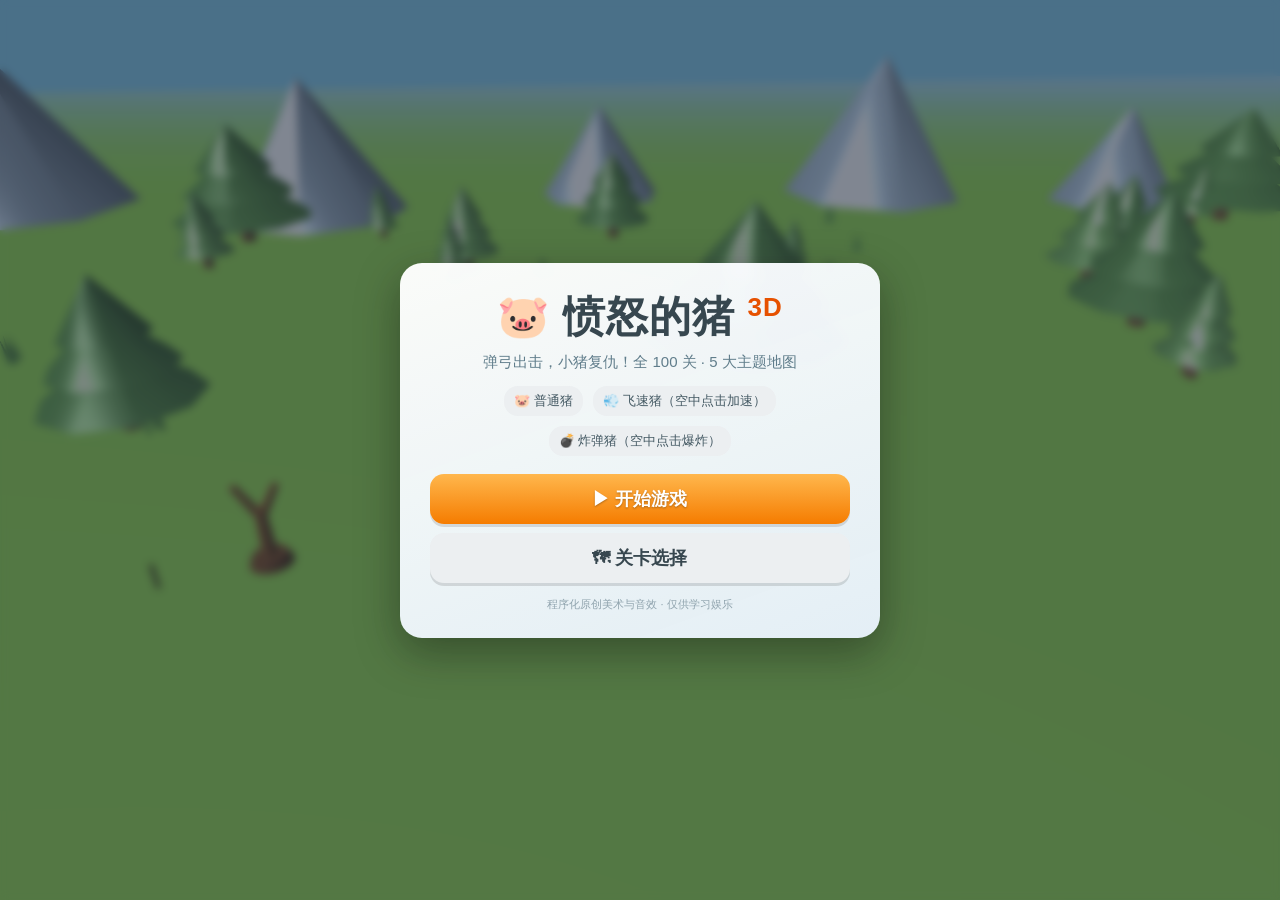
<file: index.html>
<!DOCTYPE html>
<html lang="zh-CN">
<head>
  <meta charset="UTF-8">
  <meta name="viewport" content="width=device-width, initial-scale=1.0, maximum-scale=1.0, user-scalable=no, viewport-fit=cover">
  <meta name="theme-color" content="#6BB3E0">
  <title>愤怒的猪 3D</title>
  <link rel="stylesheet" href="css/style.css">
</head>
<body>
  <div id="game-container">
    <div id="rotate-hint" class="hidden">📱 请横屏游玩</div>
    <div id="loading-hint" class="hidden">物理引擎预演算中…</div>

    <!-- HUD -->
    <div id="hud" class="hidden">
      <div id="hud-left">
        <span class="hud-chip">关卡 <b id="level-num">1</b></span>
        <span class="hud-chip">当前 <b id="pig-type">普通猪</b></span>
        <button id="pause-btn" class="hud-btn" title="暂停">⏸</button>
      </div>
      <div id="hud-right">
        <span class="hud-chip">分数 <b id="score">0</b></span>
        <span class="hud-chip">猪 <b id="pigs-left">0</b></span>
        <button id="camera-toggle" class="hud-btn locked" title="相机锁定/解锁">🔒</button>
      </div>
    </div>

    <div id="pig-queue" class="hidden"></div>
    <canvas id="game-canvas"></canvas>

    <div id="power-indicator"><div id="power-fill"></div></div>
    <div id="combo-text"></div>
    <div id="skill-hint"></div>

    <div id="guide-hint" class="hidden">
      <div class="guide-finger">👆</div>
      <div class="guide-text">按住猪往后拉，松手发射！</div>
    </div>

    <!-- 主菜单 -->
    <div id="menu-screen" class="overlay">
      <div class="menu-card">
        <h1>🐷 愤怒的猪 <span class="ver">3D</span></h1>
        <p class="tagline">弹弓出击，小猪复仇！全 100 关 · 5 大主题地图</p>
        <div class="pig-types-hint">
          <span>🐷 普通猪</span>
          <span>💨 飞速猪（空中点击加速）</span>
          <span>💣 炸弹猪（空中点击爆炸）</span>
        </div>
        <button id="btn-start" class="game-btn primary">▶ 开始游戏</button>
        <button id="btn-levels" class="game-btn">🗺 关卡选择</button>
        <p class="copyright">程序化原创美术与音效 · 仅供学习娱乐</p>
      </div>
    </div>

    <!-- 关卡选择 -->
    <div id="level-select-screen" class="overlay hidden">
      <div class="panel wide">
        <h2>选择关卡</h2>
        <div id="map-tabs"></div>
        <div id="level-grid"></div>
        <button id="btn-back-menu" class="game-btn">返回</button>
      </div>
    </div>

    <!-- 暂停 -->
    <div id="pause-screen" class="overlay hidden">
      <div class="panel">
        <h2>⏸ 暂停</h2>
        <div class="pause-volume">
          <label>🔊 音效音量</label>
          <input type="range" id="volume-slider" min="0" max="100" value="50">
        </div>
        <button id="btn-resume" class="game-btn primary">继续游戏</button>
        <button id="btn-restart" class="game-btn">重新开始</button>
        <button id="btn-pause-menu" class="game-btn">返回主菜单</button>
      </div>
    </div>

    <!-- 结算 -->
    <div id="result-screen" class="overlay hidden">
      <div class="panel">
        <h2 id="result-title"></h2>
        <div id="result-stars"></div>
        <div id="result-score"></div>
        <button id="btn-next" class="game-btn primary">下一关 ▶</button>
        <button id="btn-retry" class="game-btn">重试</button>
        <button id="btn-menu" class="game-btn">主菜单</button>
      </div>
    </div>
  </div>

  <script src="standalone/three.min.js"></script>
  <script src="standalone/cannon.min.js"></script>
  <script src="js/config.js"></script>
  <script src="js/maps.js"></script>
  <script src="js/levels/chunk_0.js"></script>
  <script src="js/levels/chunk_1.js"></script>
  <script src="js/levels/chunk_2.js"></script>
  <script src="js/levels/chunk_3.js"></script>
  <script src="js/levels/chunk_4.js"></script>
  <script src="js/levels/chunk_5.js"></script>
  <script src="js/models.js"></script>
  <script src="js/audio.js"></script>
  <script src="js/game.js"></script>
</body>
</html>
</file>
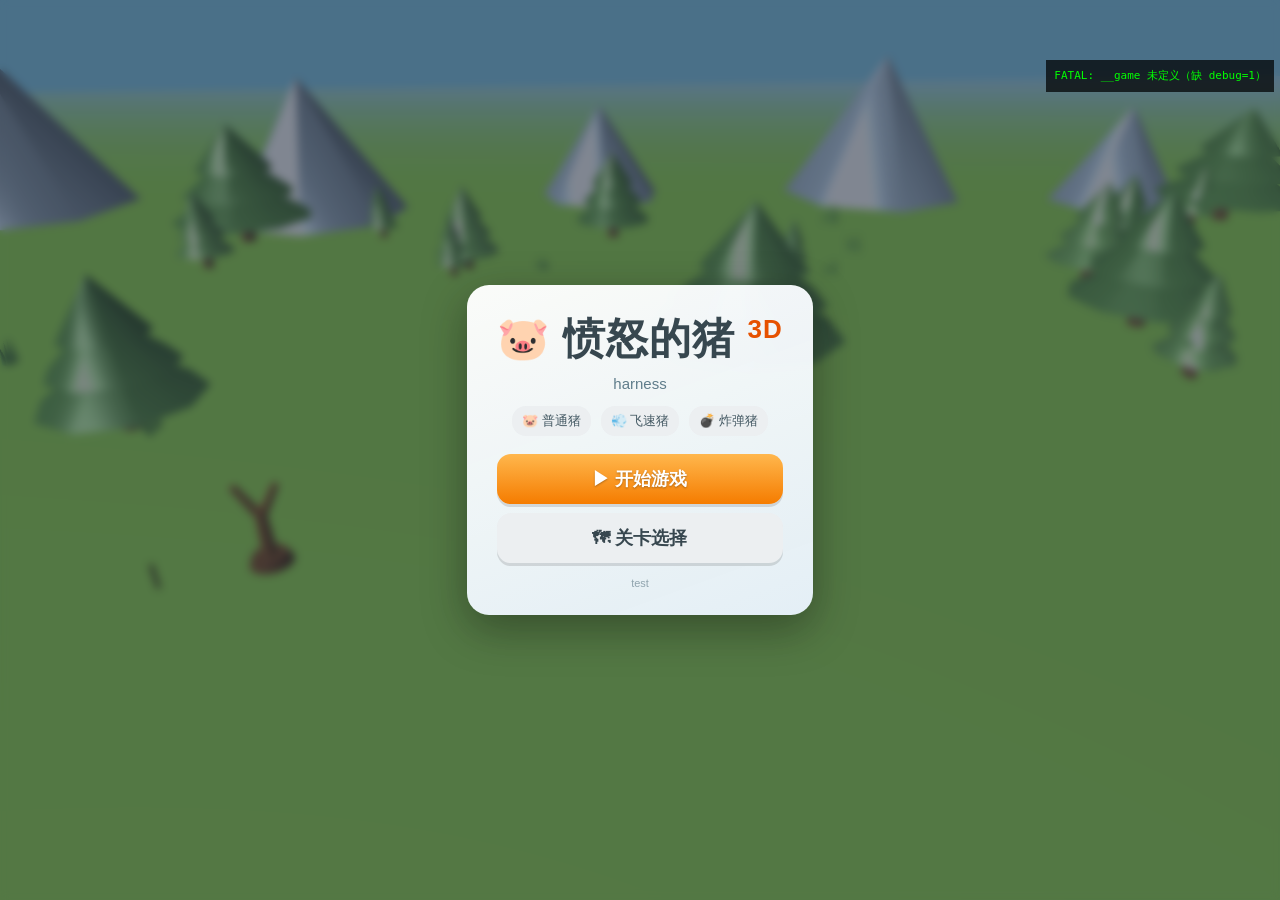
<file: test/harness.html>
<!DOCTYPE html>
<html lang="zh-CN">
<head>
  <meta charset="UTF-8">
  <meta name="viewport" content="width=device-width, initial-scale=1.0">
  <title>harness - 愤怒的猪 3D</title>
  <link rel="stylesheet" href="../css/style.css">
  <style>
    #log { position: fixed; right: 6px; top: 60px; z-index: 200; background: rgba(0,0,0,0.72); color: #0f0;
           font: 11px/1.45 monospace; padding: 8px; max-width: 46vw; max-height: 80vh; overflow: auto; white-space: pre-wrap; }
  </style>
</head>
<body>
  <div id="game-container">
    <div id="rotate-hint" class="hidden">📱 请横屏游玩</div>
    <div id="loading-hint" class="hidden">物理引擎预演算中…</div>
    <div id="hud" class="hidden">
      <div id="hud-left">
        <span class="hud-chip">关卡 <b id="level-num">1</b></span>
        <span class="hud-chip">当前 <b id="pig-type">普通猪</b></span>
        <button id="pause-btn" class="hud-btn">⏸</button>
      </div>
      <div id="hud-right">
        <span class="hud-chip">分数 <b id="score">0</b></span>
        <span class="hud-chip">猪 <b id="pigs-left">0</b></span>
        <button id="camera-toggle" class="hud-btn locked">🔒</button>
      </div>
    </div>
    <div id="pig-queue" class="hidden"></div>
    <canvas id="game-canvas"></canvas>
    <div id="power-indicator"><div id="power-fill"></div></div>
    <div id="combo-text"></div>
    <div id="skill-hint"></div>
    <div id="guide-hint" class="hidden"><div class="guide-finger">👆</div><div class="guide-text">按住猪往后拉，松手发射！</div></div>
    <div id="menu-screen" class="overlay">
      <div class="menu-card">
        <h1>🐷 愤怒的猪 <span class="ver">3D</span></h1>
        <p class="tagline">harness</p>
        <div class="pig-types-hint"><span>🐷 普通猪</span><span>💨 飞速猪</span><span>💣 炸弹猪</span></div>
        <button id="btn-start" class="game-btn primary">▶ 开始游戏</button>
        <button id="btn-levels" class="game-btn">🗺 关卡选择</button>
        <p class="copyright">test</p>
      </div>
    </div>
    <div id="level-select-screen" class="overlay hidden">
      <div class="panel wide">
        <h2>选择关卡</h2>
        <div id="map-tabs"></div>
        <div id="level-grid"></div>
        <button id="btn-back-menu" class="game-btn">返回</button>
      </div>
    </div>
    <div id="pause-screen" class="overlay hidden">
      <div class="panel">
        <h2>⏸ 暂停</h2>
        <div class="pause-volume"><label>🔊 音效音量</label><input type="range" id="volume-slider" min="0" max="100" value="50"></div>
        <button id="btn-resume" class="game-btn primary">继续游戏</button>
        <button id="btn-restart" class="game-btn">重新开始</button>
        <button id="btn-pause-menu" class="game-btn">返回主菜单</button>
      </div>
    </div>
    <div id="result-screen" class="overlay hidden">
      <div class="panel">
        <h2 id="result-title"></h2>
        <div id="result-stars"></div>
        <div id="result-score"></div>
        <button id="btn-next" class="game-btn primary">下一关 ▶</button>
        <button id="btn-retry" class="game-btn">重试</button>
        <button id="btn-menu" class="game-btn">主菜单</button>
      </div>
    </div>
  </div>
  <pre id="log">harness boot…</pre>

  <script src="../standalone/three.min.js"></script>
  <script src="../standalone/cannon.min.js"></script>
  <script src="../js/config.js"></script>
  <script src="../js/maps.js"></script>
  <script src="../js/levels/chunk_0.js"></script>
  <script src="../js/levels/chunk_1.js"></script>
  <script src="../js/levels/chunk_2.js"></script>
  <script src="../js/levels/chunk_3.js"></script>
  <script src="../js/levels/chunk_4.js"></script>
  <script src="../js/levels/chunk_5.js"></script>
  <script src="../js/models.js"></script>
  <script src="../js/audio.js"></script>
  <script src="../js/game.js"></script>
  <script>
    // ===== 自动化测试驱动 =====
    const Q = new URLSearchParams(location.search);
    const LEVEL = parseInt(Q.get('level') || '0', 10);
    const MAX_SHOTS = parseInt(Q.get('shots') || '3', 10);
    const PULLS = (Q.get('pulls') || '-1.6,-1.1,0').split(';').map(s => s.split(',').map(Number));
    const logEl = document.getElementById('log');
    const lines = [];
    function log(...a) {
      lines.push(a.map(x => typeof x === 'object' ? JSON.stringify(x) : String(x)).join(' '));
      if (lines.length > 60) lines.shift();
      logEl.textContent = lines.join('\n');
    }
    window.addEventListener('error', e => log('JS-ERROR:', e.message, (e.filename||'').split('/').pop() + ':' + e.lineno));

    let fired = 0, ticks = 0, lastPhase = '';
    window.addEventListener('load', () => {
      setTimeout(() => {
        if (!window.__game) { log('FATAL: __game 未定义（缺 debug=1）'); return; }
        log('harness start level=', LEVEL, 'pulls=', JSON.stringify(PULLS));
        window.__game.start(LEVEL);
        if (Q.get('aim')) { // 摆拍瞄准
          const a = Q.get('aim').split(',').map(Number);
          setTimeout(() => { window.__game.aim(a[0], a[1], a[2] || 0); log('AIM pose', Q.get('aim')); }, 1200);
        }
        if (Q.get('fadetest')) { // 渐隐链路验证：把一棵装饰移到相机→战场走廊中央
          setTimeout(() => {
            const g = window.__game.G;
            const d = (g.fadeDecor || [])[0];
            if (!d) { log('FADETEST: 无装饰'); return; }
            const cam = g.camera.position, lookX = g.levelLookX != null ? g.levelLookX : 8.5;
            const offY = d.pos.y - d.group.position.y; // 包围盒中心相对组原点的高度偏移
            const mx = (cam.x + lookX) / 2, my = (cam.y + 2) / 2, mz = cam.z / 2; // 视线走廊中点
            d.group.position.set(mx, my - offY, mz);
            d.pos.set(mx, my, mz);
            log(`FADETEST: 装饰移入走廊中心 (${mx.toFixed(1)},${my.toFixed(1)},${mz.toFixed(1)}) cam=(${cam.x.toFixed(1)},${cam.y.toFixed(1)},${cam.z.toFixed(1)}) lookX=${lookX.toFixed(1)} radius=${d.radius.toFixed(1)}`);
            window.__game.ff(1.5); // 驱动渐隐（绕开 rAF 节流）
            log(`FADETEST: ff1.5s后 opacity=${d.opacity.toFixed(3)} target=${d.target} (期望≈0.12)`);
            // 移出走廊，验证渐现恢复
            d.group.position.set(-40, 0, -30); d.pos.set(-40, 1, -30);
            window.__game.ff(1.5);
            log(`FADETEST: 移出走廊 ff1.5s后 opacity=${d.opacity.toFixed(3)} target=${d.target} (期望=1)`);
          }, 1500);
        }
      }, 600);
      setInterval(() => {
        if (!window.__game) return;
        ticks++;
        const g = window.__game.G;
        const st = window.__game.state();
        const cam = g.camera ? g.camera.position : {x:0,y:0,z:0};
        if (st.phase !== lastPhase || ticks % 8 === 0) {
          const faded = (g.fadeDecor || []).filter(d => d.opacity < 0.9).length;
          log(`t=${(ticks*0.25).toFixed(1)}s phase=${st.phase} score=${st.score} 鸟=${st.birdsHit}/${st.totalBirds} 猪序=${st.pigIndex}/${st.pigs} cam=(${cam.x.toFixed(1)},${cam.y.toFixed(1)},${cam.z.toFixed(1)}) mode=${g.camMode} 渐隐装饰=${faded}/${(g.fadeDecor||[]).length}`);
          lastPhase = st.phase;
        }
        if (st.state === 'result') { log('RESULT:', JSON.stringify(g.result)); return; }
        if (st.phase === 'ready' && fired < MAX_SHOTS) {
          const pull = PULLS[Math.min(fired, PULLS.length - 1)];
          fired++;
          log('SHOOT#' + fired, JSON.stringify(pull), 'pig=', st.pigIndex);
          window.__game.shoot(pull[0], pull[1], pull[2] || 0);
          // 技能猪：快进后触发技能
          const curType = g.pigQueue[st.pigIndex] && g.pigQueue[st.pigIndex].type;
          if (curType === 'speed') { window.__game.ff(0.6); window.__game.ability(); }
          if (curType === 'bomb') { window.__game.ff(0.8); window.__game.ability(); }
        }
        // 快进驱动（QA 浏览器 rAF 节流，用确定性快进代替实时等待）
        if (st.phase === 'flying' || st.phase === 'settling' || st.phase === 'returning') window.__game.ff(0.5);
        if (ticks > 240) { log('TIMEOUT END'); ticks = -9999; }
      }, 250);
    });
  </script>
</body>
</html>
</file>
<file: css/style.css>
/* 愤怒的猪 3D - 样式 v3.0 */
* { margin: 0; padding: 0; box-sizing: border-box; -webkit-tap-highlight-color: transparent; }
html, body { width: 100%; height: 100%; overflow: hidden; background: #6BB3E0; font-family: "PingFang SC", "Microsoft YaHei", "Noto Sans SC", sans-serif; user-select: none; -webkit-user-select: none; }

#game-container { position: fixed; inset: 0; }
#game-canvas { position: absolute; inset: 0; width: 100%; height: 100%; display: block; touch-action: none; }

.hidden { display: none !important; }

/* ===== 提示类 ===== */
#rotate-hint {
  position: fixed; inset: 0; z-index: 100; background: rgba(30, 40, 60, 0.96);
  color: #fff; font-size: 28px; display: flex; align-items: center; justify-content: center;
  text-align: center; padding: 30px;
}
#loading-hint {
  position: fixed; top: 14px; left: 50%; transform: translateX(-50%); z-index: 60;
  background: rgba(0, 0, 0, 0.55); color: #fff; padding: 8px 18px; border-radius: 20px; font-size: 15px;
}

/* ===== HUD ===== */
#hud {
  position: fixed; top: 0; left: 0; right: 0; z-index: 40;
  display: flex; justify-content: space-between; align-items: flex-start;
  padding: calc(8px + env(safe-area-inset-top)) 12px 0;
  pointer-events: none;
}
#hud-left, #hud-right { display: flex; gap: 8px; align-items: center; pointer-events: auto; }
.hud-chip {
  background: rgba(0, 0, 0, 0.42); color: #fff; border-radius: 16px;
  padding: 6px 12px; font-size: 14px; backdrop-filter: blur(3px);
}
.hud-chip b { color: #FFD54F; margin-left: 2px; }
.hud-btn {
  width: 38px; height: 38px; border: none; border-radius: 50%;
  background: rgba(0, 0, 0, 0.42); color: #fff; font-size: 17px; cursor: pointer;
  backdrop-filter: blur(3px);
}
.hud-btn:active { transform: scale(0.92); }
.hud-btn.locked { opacity: 0.85; }

/* ===== 猪队列 ===== */
#pig-queue {
  position: fixed; left: 12px; bottom: calc(10px + env(safe-area-inset-bottom)); z-index: 40;
  display: flex; gap: 6px; background: rgba(0, 0, 0, 0.35); padding: 6px 10px; border-radius: 18px;
}
.pq-item { font-size: 24px; opacity: 0.9; transition: transform 0.2s, opacity 0.2s; }
.pq-item.current { transform: scale(1.3); filter: drop-shadow(0 0 4px #FFD54F); }
.pq-item.used { opacity: 0.25; filter: grayscale(1); }

/* ===== 力度条 ===== */
#power-indicator {
  position: fixed; bottom: calc(14px + env(safe-area-inset-bottom)); left: 50%; transform: translateX(-50%);
  width: min(300px, 44vw); height: 14px; border-radius: 8px; z-index: 40;
  background: rgba(0, 0, 0, 0.4); overflow: hidden; opacity: 0; transition: opacity 0.15s;
}
#power-fill {
  height: 100%; width: 0; border-radius: 8px;
  background: linear-gradient(90deg, #8BC34A, #FFC107, #F44336);
  transition: width 0.05s linear;
}

/* ===== 飘字 / 连击 / 技能提示 ===== */
.float-text {
  position: fixed; z-index: 45; transform: translate(-50%, -100%);
  font-weight: 800; text-shadow: 0 2px 4px rgba(0, 0, 0, 0.55);
  pointer-events: none; white-space: nowrap;
}
#combo-text {
  position: fixed; top: 22%; left: 50%; transform: translate(-50%, -50%);
  font-size: 44px; font-weight: 900; color: #FFD54F; z-index: 46;
  text-shadow: 0 3px 0 #E65100, 0 6px 12px rgba(0, 0, 0, 0.4);
  opacity: 0; pointer-events: none;
}
#combo-text.combo-pop { animation: comboPop 0.85s ease-out forwards; }
@keyframes comboPop {
  0% { opacity: 0; transform: translate(-50%, -50%) scale(0.4); }
  20% { opacity: 1; transform: translate(-50%, -50%) scale(1.25); }
  40% { transform: translate(-50%, -50%) scale(1); }
  75% { opacity: 1; }
  100% { opacity: 0; transform: translate(-50%, -50%) scale(1.05); }
}
#skill-hint {
  position: fixed; bottom: calc(64px + env(safe-area-inset-bottom)); left: 50%; transform: translateX(-50%);
  background: rgba(0, 0, 0, 0.62); color: #fff; font-size: 17px; padding: 10px 20px;
  border-radius: 22px; z-index: 46; opacity: 0; transition: opacity 0.3s; pointer-events: none;
  border: 2px solid #FFD54F;
}
#skill-hint.show { opacity: 1; animation: hintPulse 1.1s ease-in-out infinite; }
@keyframes hintPulse { 50% { transform: translateX(-50%) scale(1.05); } }

/* ===== 新手引导 ===== */
#guide-hint { position: fixed; z-index: 47; left: 24%; top: 52%; pointer-events: none; text-align: center; }
.guide-finger { font-size: 46px; animation: guideDrag 1.4s ease-in-out infinite; }
.guide-text {
  background: rgba(0, 0, 0, 0.65); color: #fff; padding: 8px 16px; border-radius: 18px;
  font-size: 16px; margin-top: 6px; border: 2px solid #fff;
}
@keyframes guideDrag {
  0%, 100% { transform: translate(0, 0); }
  50% { transform: translate(-46px, 34px); }
}

/* ===== 覆盖层 ===== */
.overlay {
  position: fixed; inset: 0; z-index: 50;
  background: rgba(25, 35, 55, 0.55); backdrop-filter: blur(4px);
  display: flex; align-items: center; justify-content: center; padding: 16px;
}
.menu-card, .panel {
  background: linear-gradient(160deg, rgba(255, 255, 255, 0.97), rgba(235, 244, 255, 0.95));
  border-radius: 22px; padding: 26px 30px; text-align: center;
  box-shadow: 0 14px 44px rgba(0, 0, 0, 0.35);
  max-width: min(480px, 92vw); max-height: 92vh; overflow-y: auto;
}
.panel.wide { max-width: min(720px, 96vw); width: 100%; }
h1 { font-size: 42px; color: #37474F; letter-spacing: 1px; }
h1 .ver { color: #E65100; font-size: 26px; vertical-align: super; }
h2 { color: #37474F; margin-bottom: 12px; font-size: 26px; }
.tagline { color: #607D8B; margin: 8px 0 14px; font-size: 15px; }
.pig-types-hint { display: flex; gap: 10px; justify-content: center; flex-wrap: wrap; margin-bottom: 18px; }
.pig-types-hint span { background: #ECEFF1; border-radius: 14px; padding: 6px 10px; font-size: 13px; color: #455A64; }
.copyright { margin-top: 14px; font-size: 11px; color: #90A4AE; }

.game-btn {
  display: block; width: 100%; margin: 9px 0; padding: 13px 20px;
  font-size: 18px; font-weight: 700; color: #37474F;
  background: #ECEFF1; border: none; border-radius: 14px; cursor: pointer;
  transition: transform 0.12s, box-shadow 0.12s; box-shadow: 0 3px 0 rgba(0, 0, 0, 0.12);
}
.game-btn:active { transform: translateY(2px); box-shadow: none; }
.game-btn.primary { background: linear-gradient(180deg, #FFB74D, #F57C00); color: #fff; text-shadow: 0 1px 2px rgba(0,0,0,0.3); }

/* ===== 关卡选择 ===== */
#map-tabs { display: flex; gap: 6px; justify-content: center; flex-wrap: wrap; margin-bottom: 12px; }
.map-tab {
  border: none; border-radius: 16px; padding: 8px 14px; font-size: 15px; font-weight: 700;
  background: #E0E0E0; color: #546E7A; cursor: pointer; transition: all 0.15s;
}
.map-tab.active { background: linear-gradient(180deg, #4FC3F7, #0288D1); color: #fff; box-shadow: 0 3px 8px rgba(2, 136, 209, 0.4); }
#level-grid {
  display: grid; grid-template-columns: repeat(auto-fill, minmax(64px, 1fr));
  gap: 8px; margin-bottom: 14px; max-height: 46vh; overflow-y: auto; padding: 4px;
}
.level-btn {
  aspect-ratio: 1; border: none; border-radius: 12px; cursor: pointer;
  background: linear-gradient(180deg, #FFF, #E3F2FD);
  box-shadow: 0 2px 0 rgba(0, 0, 0, 0.12);
  display: flex; flex-direction: column; align-items: center; justify-content: center; gap: 2px;
}
.level-btn:active { transform: scale(0.94); }
.level-btn:disabled { background: #ECEFF1; cursor: not-allowed; opacity: 0.55; }
.lv-num { font-size: 19px; font-weight: 800; color: #37474F; }
.level-btn:disabled .lv-num { color: #B0BEC5; }
.lv-stars { font-size: 10px; color: #F9A825; letter-spacing: 1px; }

/* ===== 结算 ===== */
#result-stars { font-size: 54px; margin: 6px 0 2px; min-height: 64px; }
.star { color: #CFD8DC; display: inline-block; margin: 0 6px; }
.star.on { color: #F9A825; }
.star.pop { animation: starPop 0.5s cubic-bezier(0.2, 2.2, 0.4, 1) both; }
@keyframes starPop { 0% { transform: scale(0) rotate(-40deg); } 100% { transform: scale(1) rotate(0); } }
#result-score { font-size: 22px; font-weight: 800; color: #455A64; margin-bottom: 14px; }
#result-title { font-size: 28px; }

/* ===== 暂停 ===== */
.pause-volume { margin: 12px 0 16px; display: flex; align-items: center; gap: 10px; justify-content: center; color: #546E7A; }
.pause-volume input { width: 160px; accent-color: #F57C00; }

/* 小屏适配 */
@media (max-width: 700px) {
  h1 { font-size: 32px; }
  .menu-card, .panel { padding: 18px 16px; }
  .hud-chip { font-size: 12px; padding: 5px 9px; }
  #combo-text { font-size: 34px; }
}
</file>
